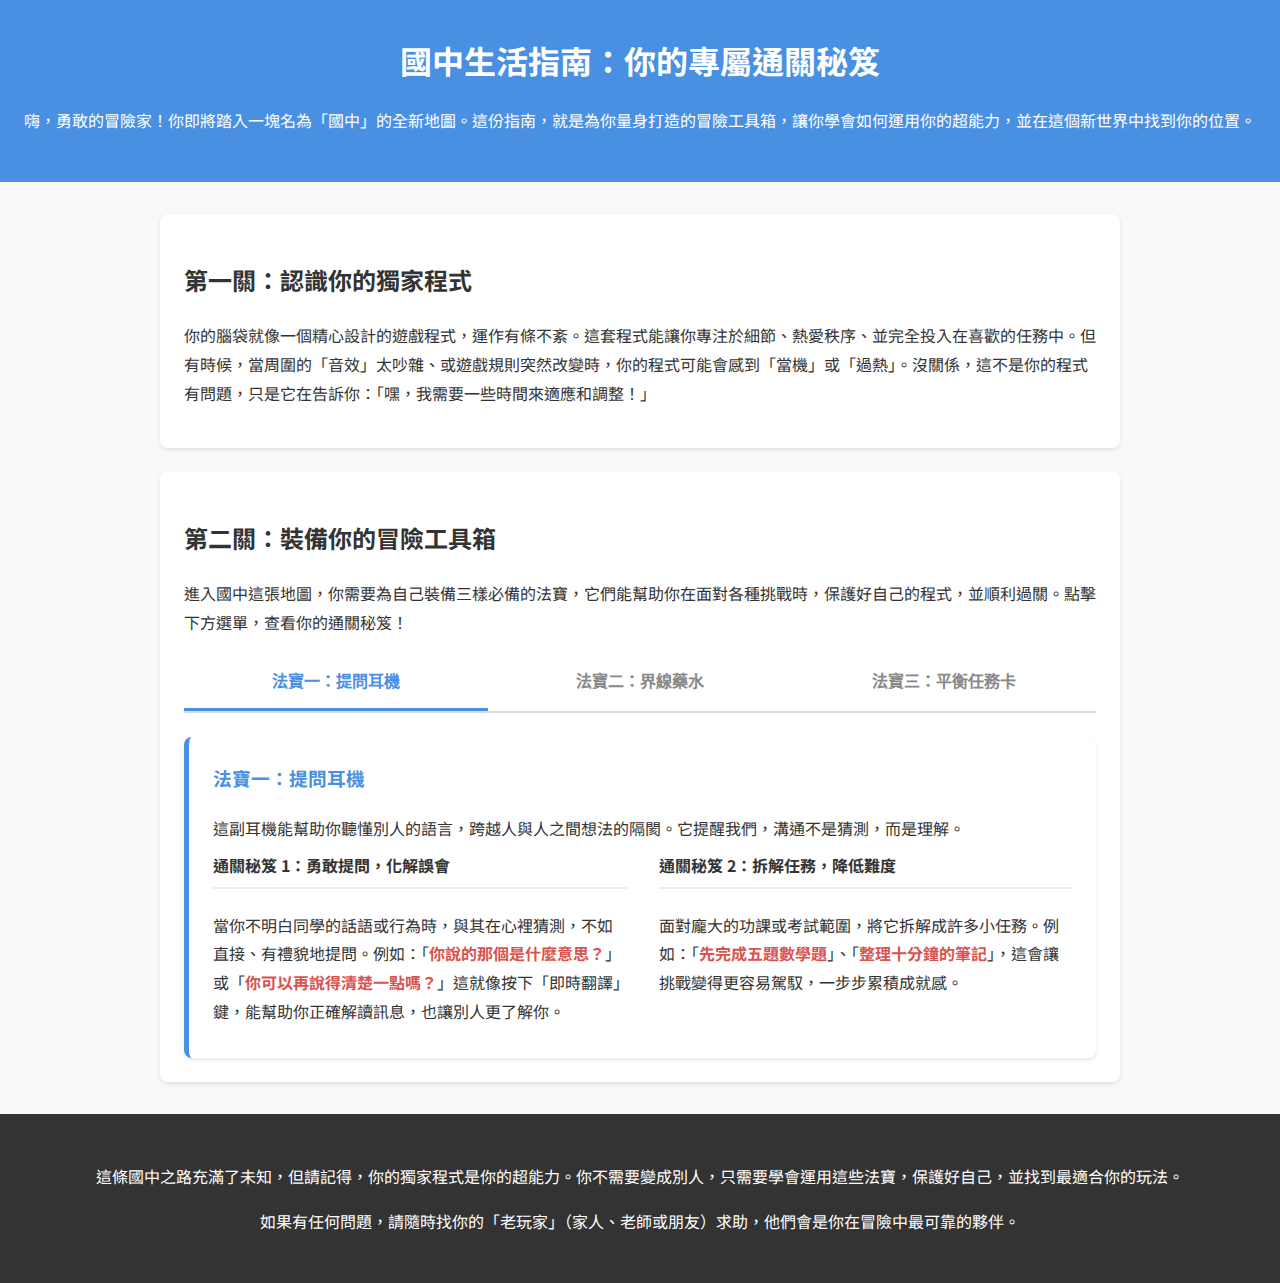
<file: index.html>
<!DOCTYPE html>
<html lang="zh-TW">
<head>
    <meta charset="UTF-8">
    <meta name="viewport" content="width=device-width, initial-scale=1.0">
    <title>國中生活指南：你的專屬通關秘笈</title>
    <link rel="stylesheet" href="style.css">
    <link href="https://fonts.googleapis.com/css2?family=Noto+Sans+TC:wght@400;700&display=swap" rel="stylesheet">
    <style>
        /* 為了讓範例在沒有 style.css 的情況下也能大致看出效果，加入一些基本樣式 */
        body { font-family: 'Noto Sans TC', sans-serif; line-height: 1.8; margin: 0; background-color: #f9f9f9; color: #333; }
        .main-header, .main-footer { text-align: center; background-color: #4a90e2; color: white; padding: 2rem 1rem; }
        .main-header h1 { margin: 0; }
        .main-footer { background-color: #333; margin-top: 2rem; }
        .container { max-width: 800px; margin: 2rem auto; padding: 0 1rem; transition: max-width 0.3s ease; }
        .section-block { background-color: white; padding: 1.5rem; margin-bottom: 1.5rem; border-radius: 8px; box-shadow: 0 2px 4px rgba(0,0,0,0.1); }
        
        /* --- 互動式選單樣式 --- */
        .tools-nav { display: flex; justify-content: space-between; border-bottom: 2px solid #ddd; margin-bottom: 1.5rem; }
        .tool-tab { flex: 1; padding: 1rem 0.5rem; border: none; background-color: transparent; font-size: 1rem; font-weight: 700; color: #888; cursor: pointer; text-align: center; border-bottom: 3px solid transparent; transition: all 0.3s ease; }
        .tool-tab:hover { color: #4a90e2; }
        .tool-tab.active { color: #4a90e2; border-bottom-color: #4a90e2; }

        /* --- 法寶卡片樣式調整 --- */
        .tool-card { display: none; background-color: white; padding: 1.5rem; border-radius: 8px; box-shadow: 0 2px 4px rgba(0,0,0,0.1); border-left: 5px solid #4a90e2; }
        .tool-card.active { display: block; animation: fadeIn 0.5s ease; }
        @keyframes fadeIn { from { opacity: 0; } to { opacity: 1; } }

        .tool-card h3 { margin-top: 0; color: #4a90e2; }
        .tool-content > p { margin-bottom: 1.5rem; } /* 卡片主說明文字的間距 */
        .tool-content h4 { margin-top: 0; color: #333; border-bottom: 2px solid #eee; padding-bottom: 0.5rem; }
        .tool-content p { margin-bottom: 0.5rem; }
        strong { color: #d9534f; }

        /* --- 新增：秘笈響應式排版 --- */
        .secrets-container {
            display: flex;
            flex-direction: column; /* 預設垂直排列 */
            gap: 2rem; /* 項目之間的間距 */
        }
        .secret-item {
            flex: 1; /* 讓項目在水平排列時能平分寬度 */
        }

        /* --- 響應式設計：針對大螢幕的調整 --- */
        /* 當螢幕寬度大於等於 992px (例如桌上型電腦) 時 */
        @media (min-width: 992px) {
            .container {
                max-width: 960px; /* 稍微加寬主容器 */
            }
            .secrets-container {
                flex-direction: row; /* 將秘笈改為水平排列 */
            }
        }

    </style>
</head>
<body>

    <header class="main-header">
        <h1>國中生活指南：你的專屬通關秘笈</h1>
        <p>嗨，勇敢的冒險家！你即將踏入一塊名為「國中」的全新地圖。這份指南，就是為你量身打造的冒險工具箱，讓你學會如何運用你的超能力，並在這個新世界中找到你的位置。</p>
    </header>
    
    <main class="container">
        <section class="section-block">
            <h2>第一關：認識你的獨家程式</h2>
            <p>你的腦袋就像一個精心設計的遊戲程式，運作有條不紊。這套程式能讓你專注於細節、熱愛秩序、並完全投入在喜歡的任務中。但有時候，當周圍的「音效」太吵雜、或遊戲規則突然改變時，你的程式可能會感到「當機」或「過熱」。沒關係，這不是你的程式有問題，只是它在告訴你：「嘿，我需要一些時間來適應和調整！」</p>
        </section>

        <section class="section-block">
            <h2>第二關：裝備你的冒險工具箱</h2>
            <p>進入國中這張地圖，你需要為自己裝備三樣必備的法寶，它們能幫助你在面對各種挑戰時，保護好自己的程式，並順利過關。點擊下方選單，查看你的通關秘笈！</p>
            
            <nav class="tools-nav">
                <button class="tool-tab active" data-target="tool1">法寶一：提問耳機</button>
                <button class="tool-tab" data-target="tool2">法寶二：界線藥水</button>
                <button class="tool-tab" data-target="tool3">法寶三：平衡任務卡</button>
            </nav>

            <div class="tools-container">
                <div class="tool-card active" data-tool="tool1">
                    <h3>法寶一：提問耳機</h3>
                    <div class="tool-content">
                        <p>這副耳機能幫助你聽懂別人的語言，跨越人與人之間想法的隔閡。它提醒我們，溝通不是猜測，而是理解。</p>
                        <div class="secrets-container">
                            <div class="secret-item">
                                <h4>通關秘笈 1：勇敢提問，化解誤會</h4>
                                <p>當你不明白同學的話語或行為時，與其在心裡猜測，不如直接、有禮貌地提問。例如：「<strong>你說的那個是什麼意思？</strong>」或「<strong>你可以再說得清楚一點嗎？</strong>」這就像按下「即時翻譯」鍵，能幫助你正確解讀訊息，也讓別人更了解你。</p>
                            </div>
                            <div class="secret-item">
                                <h4>通關秘笈 2：拆解任務，降低難度</h4>
                                <p>面對龐大的功課或考試範圍，將它拆解成許多小任務。例如：「<strong>先完成五題數學題</strong>」、「<strong>整理十分鐘的筆記</strong>」，這會讓挑戰變得更容易駕馭，一步步累積成就感。</p>
                            </div>
                        </div>
                    </div>
                </div>

                <div class="tool-card" data-tool="tool2">
                    <h3>法寶二：界線藥水</h3>
                    <div class="tool-content">
                        <p>這瓶藥水能夠幫助你在感到「過熱」或「當機」時，快速恢復。它是你保護內在程式穩定運作的關鍵，能為你創造一個安全的緩衝空間。</p>
                        <div class="secrets-container">
                            <div class="secret-item">
                                <h4>通關秘笈 1：辨識「過熱」的警訊</h4>
                                <p>當周圍的聲音、光線或人際互動讓你感到煩躁、疲憊時，這就是身體在告訴你：「<strong>我需要休息一下了！</strong>」學會辨識這些訊號，才能及時自我照顧。</p>
                            </div>
                            <div class="secret-item">
                                <h4>通關秘笈 2：創造獨處的「冷卻」空間</h4>
                                <p>感到壓力時，<strong>主動找一個安靜的角落</strong>，讓自己暫時抽離。短暫的獨處能讓你的思緒和情緒重新恢復平靜與秩序。</p>
                            </div>
                            <div class="secret-item">
                                <h4>通關秘笈 3：溫和且堅定地表達你的需求</h4>
                                <p>當你感到社交壓力過大時，溫和地告訴別人：「<strong>我現在需要一些安靜的時間。</strong>」這不是退出遊戲，而是為了讓你更好地繼續玩下去。這也是在教導別人如何與你互相尊重地相處。</p>
                            </div>
                        </div>
                    </div>
                </div>

                <div class="tool-card" data-tool="tool3">
                    <h3>法寶三：平衡任務卡</h3>
                    <div class="tool-content">
                        <p>這張卡片能引導你找到專屬於你的「隱藏任務」。這些任務不是為了別人，而是為了你自己，能讓你暫時離開主線任務的壓力，並為你的心靈補充能量。</p>
                        <div class="secrets-container">
                            <div class="secret-item">
                                <h4>通關秘笈 1：投入專屬於你的「隱藏任務」</h4>
                                <p>一定要安排時間給你熱愛的興趣，不論是<strong>投入你最愛的電玩世界、組裝一個精密的模型，或是一個人安靜地閱讀</strong>。這些都是你的「隱-藏任務」，能讓你的心找到獨特的秩序與平靜，更是你自信與成就感的重要來源。</p>
                            </div>
                            <div class="secret-item">
                                <h4>通關秘笈 2：透過分享，吸引志同道合的夥伴</h4>
                                <p>當你在這些任務中有所成就時，<strong>試著和別人分享</strong>，這會吸引到更多和你擁有相同「任務目標」的新夥伴。基於共同愛好建立起來的友誼，往往更加真誠、深刻且持久。</p>
                            </div>
                        </div>
                    </div>
                </div>
            </div>
        </section>
    </main>

    <footer class="main-footer">
        <p>這條國中之路充滿了未知，但請記得，你的獨家程式是你的超能力。你不需要變成別人，只需要學會運用這些法寶，保護好自己，並找到最適合你的玩法。</p>
        <p>如果有任何問題，請隨時找你的「老玩家」（家人、老師或朋友）求助，他們會是你在冒險中最可靠的夥伴。</p>
    </footer>

    <script>
        document.addEventListener('DOMContentLoaded', function() {
            const tabs = document.querySelectorAll('.tool-tab');
            const cards = document.querySelectorAll('.tool-card');
            tabs.forEach(tab => {
                tab.addEventListener('click', () => {
                    const target = tab.getAttribute('data-target');
                    tabs.forEach(t => t.classList.remove('active'));
                    cards.forEach(c => c.classList.remove('active'));
                    tab.classList.add('active');
                    document.querySelector(`.tool-card[data-tool="${target}"]`).classList.add('active');
                });
            });
        });
    </script>

</body>
</html>
</file>
<file: style.css>
/* 為了讓範例在沒有 style.css 的情況下也能大致看出效果，加入一些基本樣式 */
body { font-family: 'Noto Sans TC', sans-serif; line-height: 1.8; margin: 0; background-color: #f9f9f9; color: #333; }
.main-header, .main-footer { text-align: center; background-color: #4a90e2; color: white; padding: 2rem 1rem; }
.main-header h1 { margin: 0; }
.main-footer { background-color: #333; margin-top: 2rem; }
.container { max-width: 800px; margin: 2rem auto; padding: 0 1rem; transition: max-width 0.3s ease; }
.section-block { background-color: white; padding: 1.5rem; margin-bottom: 1.5rem; border-radius: 8px; box-shadow: 0 2px 4px rgba(0,0,0,0.1); }

/* --- 互動式選單樣式 --- */
.tools-nav { display: flex; justify-content: space-between; border-bottom: 2px solid #ddd; margin-bottom: 1.5rem; }
.tool-tab { flex: 1; padding: 1rem 0.5rem; border: none; background-color: transparent; font-size: 1rem; font-weight: 700; color: #888; cursor: pointer; text-align: center; border-bottom: 3px solid transparent; transition: all 0.3s ease; }
.tool-tab:hover { color: #4a90e2; }
.tool-tab.active { color: #4a90e2; border-bottom-color: #4a90e2; }

/* --- 法寶卡片樣式調整 --- */
.tool-card { display: none; background-color: white; padding: 1.5rem; border-radius: 8px; box-shadow: 0 2px 4px rgba(0,0,0,0.1); border-left: 5px solid #4a90e2; }
.tool-card.active { display: block; animation: fadeIn 0.5s ease; }
@keyframes fadeIn { from { opacity: 0; } to { opacity: 1; } }

.tool-card h3 { margin-top: 0; color: #4a90e2; }
.tool-content > p { margin-bottom: 1.5rem; } /* 卡片主說明文字的間距 */
.tool-content h4 { margin-top: 0; color: #333; border-bottom: 2px solid #eee; padding-bottom: 0.5rem; }
.tool-content p { margin-bottom: 0.5rem; }
strong { color: #d9534f; }

/* --- 新增：秘笈響應式排版 --- */
.secrets-container {
    display: flex;
    flex-direction: column; /* 預設垂直排列 */
    gap: 2rem; /* 項目之間的間距 */
}
.secret-item {
    flex: 1; /* 讓項目在水平排列時能平分寬度 */
}

/* --- 響應式設計：針對大螢幕的調整 --- */
/* 當螢幕寬度大於等於 992px (例如桌上型電腦) 時 */
@media (min-width: 992px) {
    .container {
        max-width: 960px; /* 稍微加寬主容器 */
    }
    .secrets-container {
        flex-direction: row; /* 將秘笈改為水平排列 */
    }
}
/* -------------------------------------- */
/* 第三關：好用的規劃工具 樣式增強 */
/* -------------------------------------- */

/* 專案卡片整體風格 (讓它看起來像一本小冊子或裝備欄) */
.project-card {
    background-color: #f7f7f7; /* 淺灰色背景 */
    border: 3px solid #6c757d; /* 深色邊框 */
    border-radius: 12px;
    padding: 25px;
    margin-top: 20px;
    box-shadow: 0 6px 15px rgba(0, 0, 0, 0.1); /* 輕微陰影，增加立體感 */
    text-align: center;
}

.project-card h3 {
    color: #007bff; /* 藍色標題，具備科技感 */
    margin-top: 0;
    margin-bottom: 10px;
    font-size: 1.6em;
    font-weight: 700;
}

.project-card p {
    color: #495057;
    margin-bottom: 25px;
    line-height: 1.6;
}

/* 按鈕本身 (設計成通關道具的樣式) */
.project-button {
    display: inline-block; /* 讓寬度能根據內容調整 */
    background-color: #ffc107; /* 醒目的黃色，像法寶發光 */
    color: #343a40; /* 深色文字，易於閱讀 */
    padding: 12px 25px;
    margin: 10px 10px;
    border-radius: 8px; /* 圓角 */
    text-decoration: none; /* 移除下劃線 */
    font-weight: 700; /* 加粗 */
    font-size: 1.1em;
    transition: all 0.3s ease; /* 平滑過渡效果 */
    border: 2px solid #e0a800; /* 邊框增加質感 */
    box-shadow: 0 4px 0 #e0a800; /* 底部陰影製造 3D 按鈕效果 */
}

/* 滑鼠懸停/點擊效果 (提升互動感，像是啟動法寶) */
.project-button:hover {
    background-color: #e0a800; /* 懸停時顏色變深 */
    color: #ffffff; /* 文字變白色 */
    transform: translateY(-2px); /* 輕微上浮 */
    box-shadow: 0 6px 0 #c69500; /* 陰影調整 */
}

.project-button:active {
    transform: translateY(2px); /* 點擊時下壓 */
    box-shadow: 0 2px 0 #c69500; /* 陰影變小 */
}
</file>
